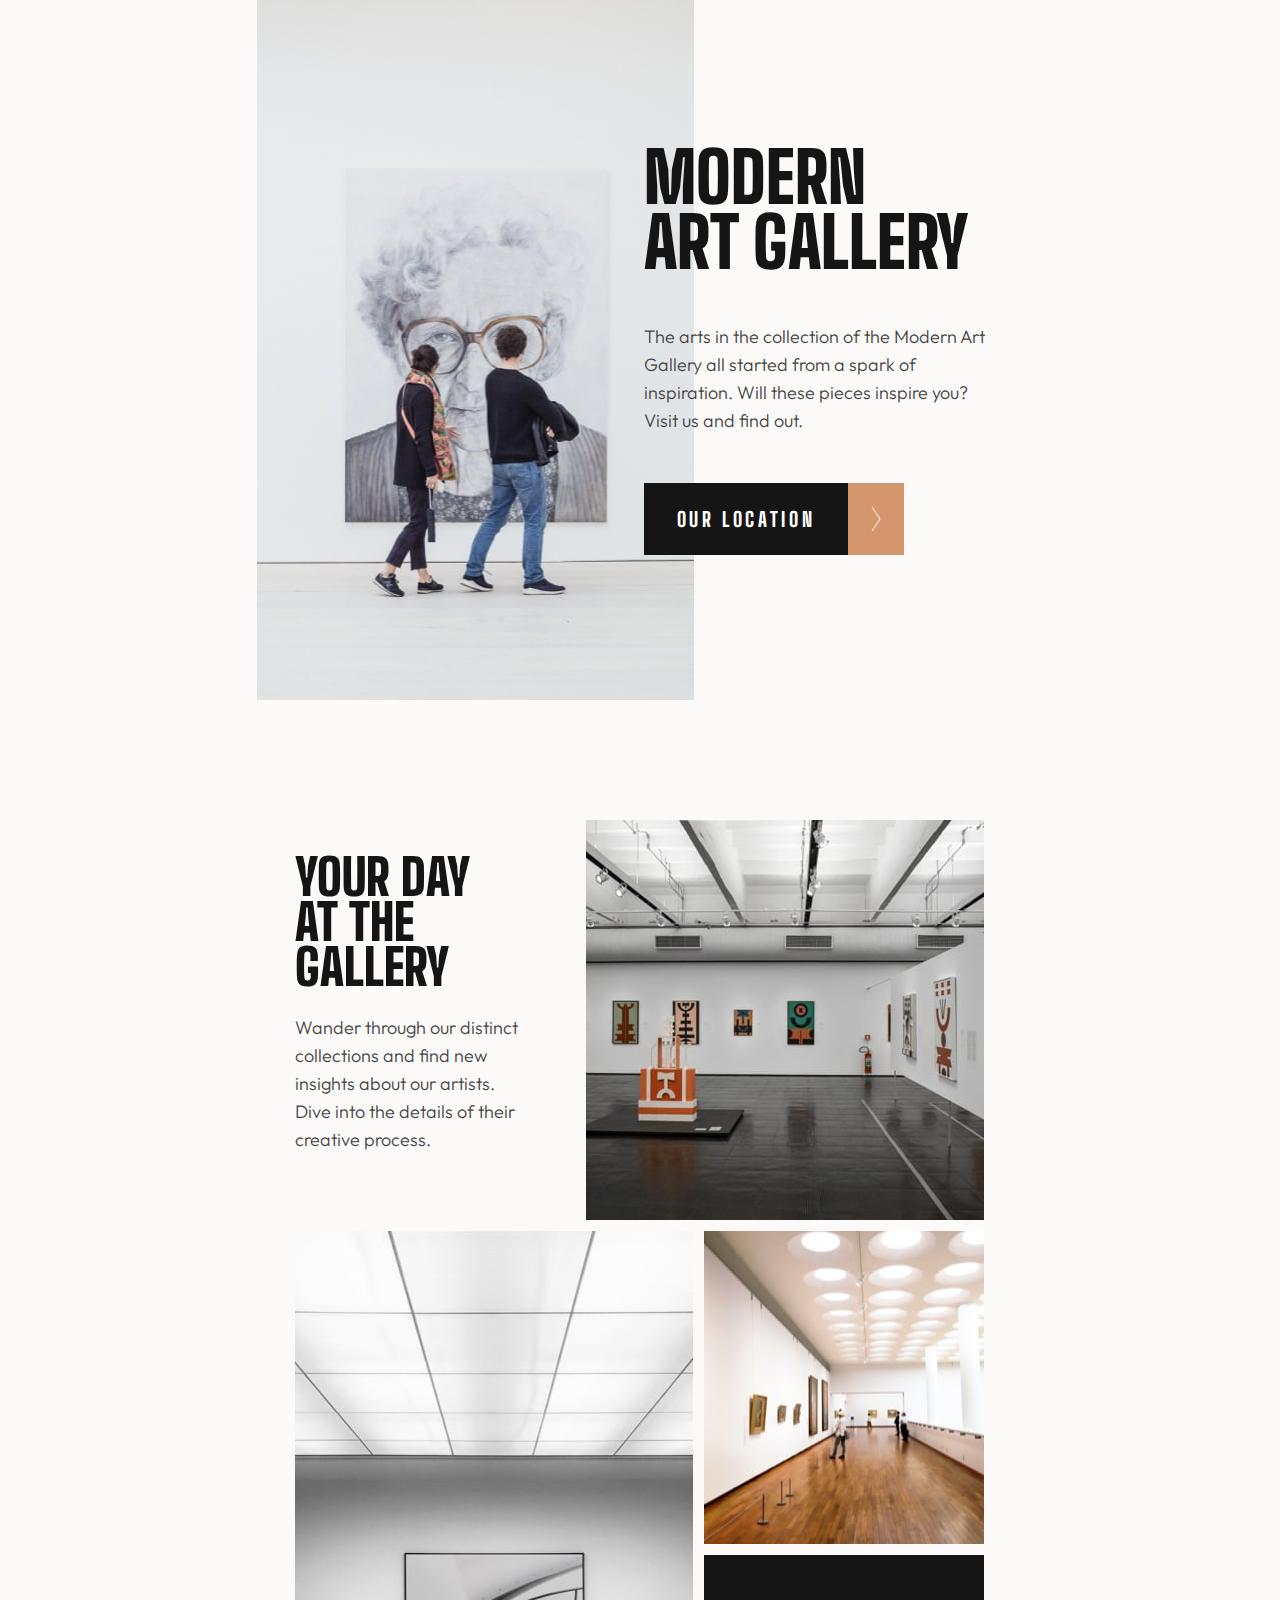
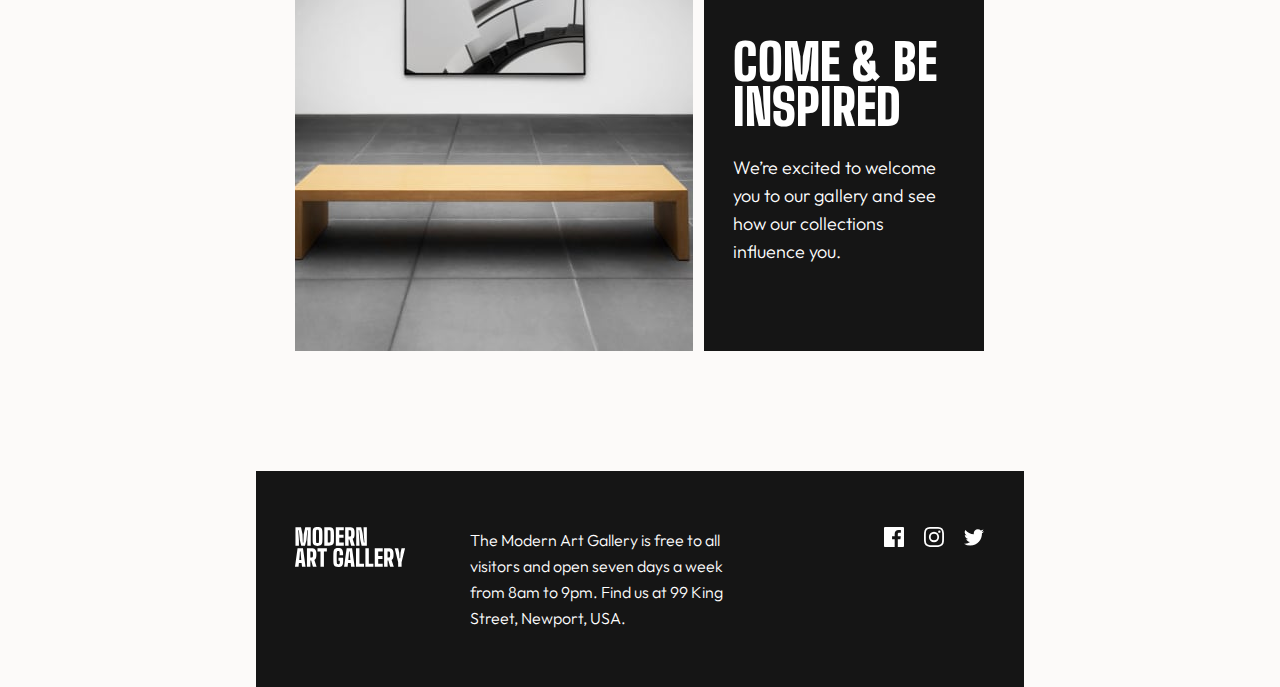
<file: index.html>
<!DOCTYPE html>
<html lang="en">
  <head>
    <meta charset="UTF-8" />
    <meta name="viewport" content="width=device-width, initial-scale=1.0" />
    <meta http-equiv="X-UA-Compatible" content="ie=edge" />
    <title>art-gallery-website</title>
    <link rel="stylesheet" href="./reset.css" />
    <link rel="stylesheet" href="./style.css" />
  </head>
  <body>
    <main>
      <div class="all">
        <div class="empty"></div>
        <img
          class="mobile-hero"
          src="./assets/mobile-hero.jpg"
          alt="mobile-hero"
        />
        <img
          class="tablet-hero"
          src="./assets/tablet-hero.jpg"
          alt="tablet-hero"
        />
        <img
          class="desktop-hero"
          src="./assets/desktop-hero.jpg"
          alt="desktop-hero"
        />
        <div class="text">
          <h1>MODERN<br />ART GALLERY</h1>
          <div class="wrapper">
            <p class="art">
              The arts in the collection of the Modern Art Gallery all started
              from a spark of inspiration. Will these pieces inspire you? Visit
              us and find out.
            </p>

            <a href="./location.html">
              <button>OUR LOCATION</button>
              <div class="arrow">
                <img
                  class="arrow-right"
                  src="./assets/icon-arrow-right.svg"
                  alt="arrow-right"
                />
              </div>
            </a>
          </div>
        </div>
      </div>
      <div class="gallery">
        <img
          class="mobile-grid-1"
          src="./assets/mobile-grid-1.jpg"
          href="mobile-grid-1"
        />
        <img
          class="tablet-grid-1"
          src="./assets/tablet-grid-1.jpg"
          href="tablet-grid-1"
        />
        <img
          class="desktop-grid-1"
          src="./assets/desktop-grid-1.jpg"
          href="desktop-grid-1"
        />
        <div class="details">
          <h2>
            Your Day<br class="hide" />
            at the Gallery
          </h2>
          <p class="artists">
            Wander through our distinct collections and find new insights about
            our artists. Dive into the details of their creative process.
          </p>
        </div>
        <img
          class="mobile-grid-2"
          src="./assets/mobile-grid-2.jpg"
          alt="mobile-grid-2"
        />
        <img
          class="tablet-grid-2"
          src="./assets/tablet-grid-2.jpg"
          alt="tablet-grid-2"
        />
        <img
          class="desktop-grid-2"
          src="./assets/desktop-grid-2.jpg"
          alt="desktop-grid-2"
        />
        <img
          class="mobile-grid-3"
          src="./assets/mobile-grid-3.jpg"
          alt="mobile-grid-3"
        />
        <img
          class="tablet-grid-3"
          src="./assets/tablet-grid-3.jpg"
          alt="tablet-grid-3"
        />
        <img
          class="desktop-grid-3"
          src="./assets/desktop-grid-3.jpg"
          alt="desktop-grid-3"
        />
        <div class="black">
          <h3>COME & BE INSPIRED</h3>
          <p class="welcome">
            We’re excited to welcome you to our gallery and see how our
            collections influence you.
          </p>
        </div>
      </div>
    </main>
    <footer>
      <img class="logo-light" src="./assets/logo-light.svg" href="logo-light" />
      <p class="address">
        The Modern Art Gallery is free to all visitors and open seven days a
        week from 8am to 9pm. Find us at 99 King Street, Newport, USA.
      </p>
      <div class="icons">
        <img class="facebook" src="./assets/icon-facebook.svg" alt="facebook" />
        <img
          class="instagram"
          src="./assets/icon-instagram.svg"
          alt="instagram"
        />
        <img class="twitter" src="./assets/icon-twitter.svg" alt="twitter" />
      </div>
    </footer>
  </body>
</html>
</file>
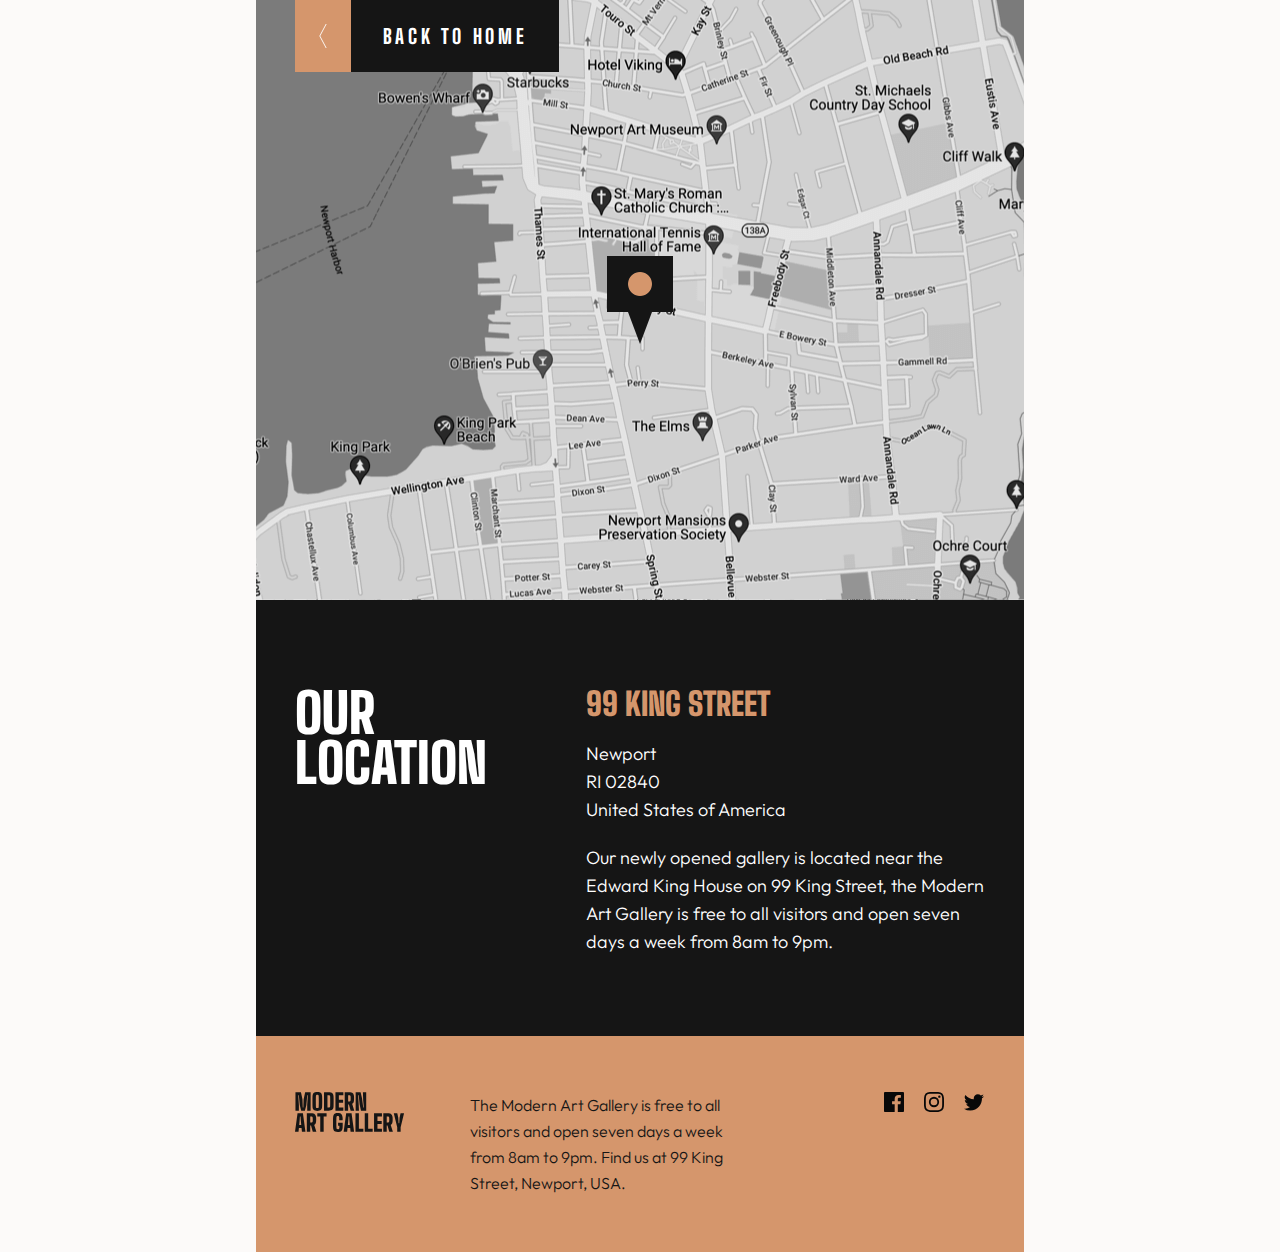
<file: location.html>
<!DOCTYPE html>
<html lang="en">
  <head>
    <meta charset="UTF-8" />
    <meta name="viewport" content="width=device-width, initial-scale=1.0" />
    <meta http-equiv="X-UA-Compatible" content="ie=edge" />
    <title>art-gallery-website</title>
    <link rel="stylesheet" href="./reset.css" />
    <link rel="stylesheet" href="./location.css" />
  </head>
  <body>
    <main>
      <a href="./index.html">
        <div class="arrow">
          <img
            class="arrow-left"
            src="./assets/icon-arrow-left.svg"
            alt="arrow-left"
          />
        </div>
        <div class="map">
          <button>BACK TO HOME</button>
        </div>
      </a>
      <div class="black">
        <h1>OUR LOCATION</h1>
        <div class="info">
          <h2>99 King Street</h2>
          <p class="address">
            Newport<br />RI 02840<br />United States of America
          </p>
          <p class="time">
            Our newly opened gallery is located near the Edward King House on 99
            King Street, the Modern Art Gallery is free to all visitors and open
            seven days a week from 8am to 9pm.
          </p>
        </div>
      </div>
    </main>
    <footer>
      <img class="logo-dark" src="./assets/logo-dark.svg" href="logo-dark" />
      <p class="foot">
        The Modern Art Gallery is free to all visitors and open seven days a
        week from 8am to 9pm. Find us at 99 King Street, Newport, USA.
      </p>
      <div class="icons">
        <img class="facebook" src="./assets/icon-facebook.svg" alt="facebook" />
        <img
          class="instagram"
          src="./assets/icon-instagram.svg"
          alt="instagram"
        />
        <img class="twitter" src="./assets/icon-twitter.svg" alt="twitter" />
      </div>
    </footer>
  </body>
</html>
</file>
<file: style.css>
@import url("https://fonts.googleapis.com/css2?family=Big+Shoulders+Display:wght@800;900&family=Outfit:wght@300&display=swap");

body {
  background-color: #fcfaf9;
  width: 100vw;
  display: flex;
  align-items: center;
  flex-direction: column;
  overflow-x: hidden;
}
img {
  object-fit: none;
}
main {
  width: 375px;
  display: flex;
  align-items: center;
  flex-direction: column;
}
.mobile-hero {
  width: 375px;
  height: 240px;
}
h1 {
  font-family: "Big Shoulders Display";
  font-weight: 900;
  font-size: 60px;
  line-height: 55px;
  text-transform: uppercase;
  color: #151515;
  width: 100%;
  margin: 32px 16px;
}
.art {
  font-family: "Outfit";
  font-weight: 300;
  font-size: 18px;
  line-height: 28px;
  color: #444444;
  width: 343px;
  height: 112px;
  margin: 0px 16px;
}
a {
  display: flex;
  align-items: center;
  overflow: hidden;
  margin-top: 32px;
  margin-left: 16px;
  text-decoration: none;
}
button {
  width: 204px;
  height: 72px;
  background-color: #151515;
  color: #ffffff;
  font-family: "Big Shoulders Display";
  font-weight: 800;
  font-size: 20px;
  line-height: 24px;
  letter-spacing: 3.63636px;
  border: none;
}
.arrow-right {
  width: 56px;
  height: 72px;
  margin-bottom: -3px;
  background-color: #d5966c;
  border: 1px solid #ffffff;
  border: none;
}
.gallery {
  display: grid;
  grid-template-columns: 343px;
  grid-template-rows: 320px 223px 480px 200px 293px;
  margin: 120px 16px;
  grid-gap: 25px;
}
.mobile-grid-1 {
  width: 343px;
  height: 320px;
  grid-column-start: 1;
  grid-row-start: 1;
}
.details {
  width: 343px;
  height: 223px;
  grid-row-start: 2;
}
h2 {
  font-family: "Big Shoulders Display";
  font-weight: 900;
  font-size: 50px;
  line-height: 45px;
  text-transform: uppercase;
  color: #151515;
  width: 100%;
  height: 90px;
}
.artists {
  font-family: "Outfit";
  font-weight: 300;
  font-size: 18px;
  line-height: 28px;
  color: #444444;
  width: 100%;
  height: 112px;
  margin-top: 21px;
}
.mobile-grid-2 {
  width: 343px;
  height: 480px;
  grid-row-start: 3;
}
.mobile-grid-3 {
  width: 343px;
  height: 200px;
  grid-row-start: 4;
}
.black {
  background-color: #151515;
  width: 343px;
  height: 293px;
  grid-row-start: 5;
}
h3 {
  font-family: "Big Shoulders Display";
  font-weight: 900;
  font-size: 50px;
  line-height: 45px;
  text-transform: uppercase;
  color: #ffffff;
  width: 295px;
  height: 90px;
  padding: 48px 24px 24px 24px;
}
.welcome {
  font-family: "Outfit";
  font-weight: 300;
  font-size: 18px;
  line-height: 28px;
  color: #ffffff;
  width: 295px;
  height: 84px;
  padding: 0px 24px 47px 24px;
}
footer {
  width: 375px;
  height: 336px;
  background-color: #151515;
}
.logo-light {
  width: 110.05px;
  height: 40;
  margin-top: 48px;
  margin-left: 32px;
}
.address {
  font-family: "Outfit";
  font-weight: 300;
  font-size: 16px;
  line-height: 26px;
  color: #ffffff;
  width: 311px;
  height: 104px;
  margin: 38px 32px;
}
.icons {
  display: flex;
  align-items: center;
  width: 100px;
  height: 20px;
  margin-left: 32px;
  margin-bottom: 48px;
}
.facebook,
.instagram {
  padding-right: 20px;
}
.tablet-hero,
.tablet-grid-1,
.tablet-grid-2,
.tablet-grid-3,
.desktop-hero,
.desktop-grid-1,
.desktop-grid-2,
.desktop-grid-3 {
  display: none;
}

@media (min-width: 768px) {
  .mobile-hero,
  .mobile-grid-1,
  .mobile-grid-2,
  .mobile-grid-3,
  .desktop-hero,
  .desktop-grid-1,
  .desktop-grid-2,
  .desktop-grid-3 {
    display: none;
  }
  .tablet-hero,
  .tablet-grid-1,
  .tablet-grid-2,
  .tablet-grid-3 {
    display: block;
  }
  main {
    width: 768px;
  }
  .tablet-hero {
    width: 437px;
    height: 700px;
    margin-left: -40px;
  }
  .all {
    display: flex;
    align-items: center;
  }
  .text {
    width: 339px;
    height: 410px;
    margin-left: -50px;
  }
  h1 {
    margin: 0px;
    font-size: 70px;
    line-height: 65px;
  }
  .art {
    margin: 0px;
    margin-top: 48px;
  }
  a {
    margin-top: 48px;
    margin-left: 0px;
  }
  .gallery {
    margin: 120px 40px 120px 39px;
    grid-template-columns: 398px 280px;
    grid-template-rows: 400px 313px 396px;
    grid-gap: 11px;
  }
  .tablet-grid-1 {
    width: 398px;
    height: 400px;
    grid-column-start: 2;
    grid-row-start: 1;
    margin-left: -118px;
  }
  .details {
    width: 223px;
    height: 299px;
    grid-column-start: 1;
    grid-row-start: 1;
    margin-top: 35px;
  }
  h2 {
    height: 135px;
  }
  .artists {
    height: 140px;
    margin-top: 24px;
  }
  .tablet-grid-2 {
    width: 398px;
    height: 720px;
    grid-column-start: 1;
    grid-row-start: 1 / span 2;
  }
  .tablet-grid-3 {
    width: 280px;
    height: 313px;
    grid-column-start: 2;
    grid-row-start: 2;
  }
  .black {
    width: 280px;
    height: 396px;
    grid-column-start: 2;
    grid-row-start: 3;
  }
  h3 {
    width: 223px;
    padding: 85px 28px 24px 29px;
  }
  .welcome {
    width: 223px;
    height: 112px;
    padding: 0px 28px 85px 29px;
  }
  footer {
    width: 768px;
    height: 216px;
    padding: 56px 40px 56px 39px;
    display: flex;
    align-items: start;
    box-sizing: border-box;
  }
  .logo-light {
    width: 110.05px;
    height: 40;
    margin: 0px;
  }
  .address {
    width: 281px;
    margin: 0px;
    margin-left: 64.95px;
    margin-right: 133px;
  }
  .icons {
    margin: 0px;
  }
}

@media (min-width: 1440px) {
  .mobile-hero,
  .mobile-grid-1,
  .mobile-grid-2,
  .mobile-grid-3,
  .tablet-hero,
  .tablet-grid-1,
  .tablet-grid-2,
  .tablet-grid-3 {
    display: none;
  }
  .desktop-hero,
  .desktop-grid-1,
  .desktop-grid-2,
  .desktop-grid-3 {
    display: block;
  }
  .desktop-hero {
    width: 540px;
    height: 800px;
  }
  main {
    width: 1440px;
  }
  .all {
    width: 1275px;
    height: 800px;
    margin-left: -165px;
    position: relative;
  }
  .empty {
    width: 450px;
    height: 799px;
    background-color: black;
  }
  .text {
    display: flex;
    align-items: center;
  }
  h1 {
    font-size: 96px;
    line-height: 88px;
    width: 514px;
    height: 176px;
    position: absolute;
    top: 189px;
    left: 156px;
    background-clip: text;
    -webkit-background-clip: text;
    color: transparent;
    background-image: linear-gradient(90deg, white 55.5%, black 44.5%);
  }
  .art {
    margin: 0px;
    font-size: 22px;
    line-height: 32px;
    width: 350px;
    height: 160px;
    margin-top: -140px;
  }
  a {
    margin-top: 64px;
  }
  .hide {
    display: none;
  }
  .gallery {
    margin: 180px 164px 180px 165px;
    grid-template-columns: 635px 445px;
    grid-template-rows: 400px 313px 377px;
    grid-gap: 30px;
  }
  .desktop-grid-1 {
    width: 635px;
    height: 400px;
    grid-column-start: 2;
    grid-row-start: 1;
    margin-left: -190px;
  }
  .details {
    width: 350px;
    height: 280px;
    margin-top: 50px;
  }
  h2 {
    font-size: 60px;
    line-height: 60px;
    height: 120px;
  }
  .artists {
    font-size: 22px;
    line-height: 32px;
    height: 128px;
    margin-top: 32px;
  }
  .desktop-grid-2 {
    width: 635px;
    height: 720px;
    grid-column-start: 1;
    grid-row-start: 1 / span 2;
  }
  .dekstop-grid-3 {
    width: 445px;
    height: 313px;
    grid-column-start: 2;
    grid-row-start: 2;
  }
  .black {
    width: 445px;
    height: 377px;
    grid-column-start: 2;
    grid-row-start: 3;
  }
  h3 {
    font-size: 50px;
    line-height: 45px;
    width: 350px;
    height: 120px;
    padding: 65px 47px 32px 48px;
  }
  .welcome {
    font-size: 22px;
    line-height: 32px;
    width: 350px;
    height: 96px;
    padding: 0px 47px 64px 48px;
  }
  footer {
    width: 1440px;
    height: 244px;
    padding: 80px 165px;
  }
  .logo-light {
    width: 159.57px;
    height: 58;
  }
  .address {
    font-size: 18px;
    line-height: 28px;
    width: 430px;
    height: 84px;
    margin-left: 140.43px;
    margin-right: 280px;
  }
}
</file>
<file: location.css>
@import url("https://fonts.googleapis.com/css2?family=Big+Shoulders+Display:wght@800;900&family=Outfit:wght@300&display=swap");

body {
  background-color: #fcfaf9;
  width: 100vw;
  display: flex;
  align-items: center;
  flex-direction: column;
  overflow-x: hidden;
  box-sizing: border-box;
}
main {
  width: 375px;
  box-sizing: border-box;
}
a {
  display: flex;
  align-items: center;
  overflow: hidden;
}
.map {
  width: 375px;
  height: 550px;
  background-image: url("./assets/mobile-map.png");
  background-repeat: no-repeat;
}
.arrow-left {
  width: 8px;
  height: 24px;
  padding: 24px;
  margin-top: -275px;
  background-color: #d5966c;
  border: 1px solid #ffffff;
  border: none;
  position: absolute;
}
button {
  width: 208px;
  height: 72px;
  background-color: #151515;
  font-family: "Big Shoulders Display";
  font-weight: 800;
  font-size: 20px;
  line-height: 24px;
  letter-spacing: 3.63636px;
  color: #ffffff;
  border: none;
  margin-left: 56px;
}
.black {
  width: 375px;
  height: 493px;
  background-color: #151515;
  box-sizing: border-box;
}
h1 {
  width: 343px;
  height: 45px;
  font-family: "Big Shoulders Display";
  font-weight: 900;
  font-size: 50px;
  line-height: 45px;
  text-transform: uppercase;
  color: #ffffff;
  padding-top: 48px;
  margin-left: 16px;
}
h2 {
  width: 343px;
  height: 32px;
  font-family: "Big Shoulders Display";
  font-weight: 900;
  font-size: 32px;
  line-height: 32px;
  text-transform: uppercase;
  color: #d5966c;
  margin-top: 48px;
  margin-left: 16px;
}
.address {
  width: 343px;
  height: 84px;
  font-family: "Outfit";
  font-weight: 300;
  font-size: 18px;
  line-height: 28px;
  color: #ffffff;
  margin-top: 20px;
  margin-left: 16px;
}
.time {
  width: 343px;
  height: 140px;
  font-family: "Outfit";
  font-weight: 300;
  font-size: 18px;
  line-height: 28px;
  color: #ffffff;
  margin-top: 20px;
  margin-left: 16px;
  margin-bottom: 56px;
}
footer {
  width: 375px;
  height: 336px;
  background: #d5966c;
  padding: 48px 32px;
  box-sizing: border-box;
}
.logo-dark {
  width: 110.05px;
  height: 40px;
}
.foot {
  width: 311px;
  height: 104px;
  font-family: "Outfit";
  font-weight: 300;
  font-size: 16px;
  line-height: 26px;
  color: #151515;
  margin-top: 38px;
}
.icons {
  width: 100px;
  height: 20px;
  margin-top: 38px;
  display: flex;
  align-items: center;
}
.facebook,
.instagram,
.twitter {
  padding-right: 20px;
  filter: invert(6%) sepia(11%) saturate(16%) hue-rotate(316deg) brightness(0%)
    contrast(94%);
}

@media (min-width: 768px) {
  main {
    width: 768px;
  }
  .map {
    width: 100%;
    height: 600px;
    background-image: url("./assets/tablet-map.png");
    background-repeat: no-repeat;
  }
  .arrow-left {
    margin-top: -300px;
    margin-left: 39px;
  }
  button {
    margin-left: 95px;
  }
  .black {
    width: 100%;
    height: 436px;
    padding: 88px 40px 80px 39px;
    display: flex;
    align-items: center;
  }
  h1 {
    width: 223px;
    height: 100px;
    font-size: 55px;
    line-height: 50px;
    padding-right: 68px;
    padding-bottom: 168px;
    padding-top: 0px;
    margin-left: 0px;
    align-items: start;
  }
  h2 {
    width: 350px;
    margin: 0px;
  }
  .address {
    width: 398px;
    margin-left: 0px;
  }
  .time {
    width: 398px;
    height: 112px;
    margin-left: 0px;
    margin-bottom: 0px;
  }
  footer {
    width: 768px;
    height: 216px;
    padding: 56px 40px 56px 39px;
    display: flex;
    align-items: center;
  }
  .logo-dark {
    padding-bottom: 64px;
  }
  .foot {
    width: 281px;
    margin-top: 0px;
    padding-left: 64.95px;
    padding-right: 133px;
  }
  .icons {
    margin-top: 0px;
    padding-bottom: 84px;
  }
}

@media (min-width: 1440px) {
  main {
    width: 1440px;
  }
  .map {
    width: 100%;
    background-image: url("./assets/desktop-map.png");
    background-repeat: no-repeat;
  }
  .arrow-left {
    margin-left: 156px;
  }
  button {
    margin-left: 212px;
  }
  .black {
    height: 548px;
    padding: 104px 165px 128px 165px;
  }
  h1 {
    width: 350px;
    height: 140px;
    font-size: 70px;
    line-height: 70px;
    padding-right: 220px;
    padding-bottom: 176px;
  }
  h2 {
    height: 36px;
    font-size: 36px;
    line-height: 36px;
  }
  .address {
    width: 445px;
    height: 96px;
    font-size: 22px;
    line-height: 32px;
    margin-top: 24px;
  }
  .time {
    width: 540px;
    height: 128px;
    font-size: 22px;
    line-height: 32px;
    margin-top: 32px;
  }
  footer {
    width: 1440px;
    height: 244px;
    padding: 80px 165px;
    display: flex;
    align-items: center;
  }
  .logo-dark {
    width: 159.57px;
    height: 58px;
    padding-bottom: 26px;
  }
  .foot {
    width: 430px;
    height: 84px;
    font-size: 18px;
    line-height: 28px;
    padding-left: 140.43px;
    padding-right: 280px;
  }
}
</file>
